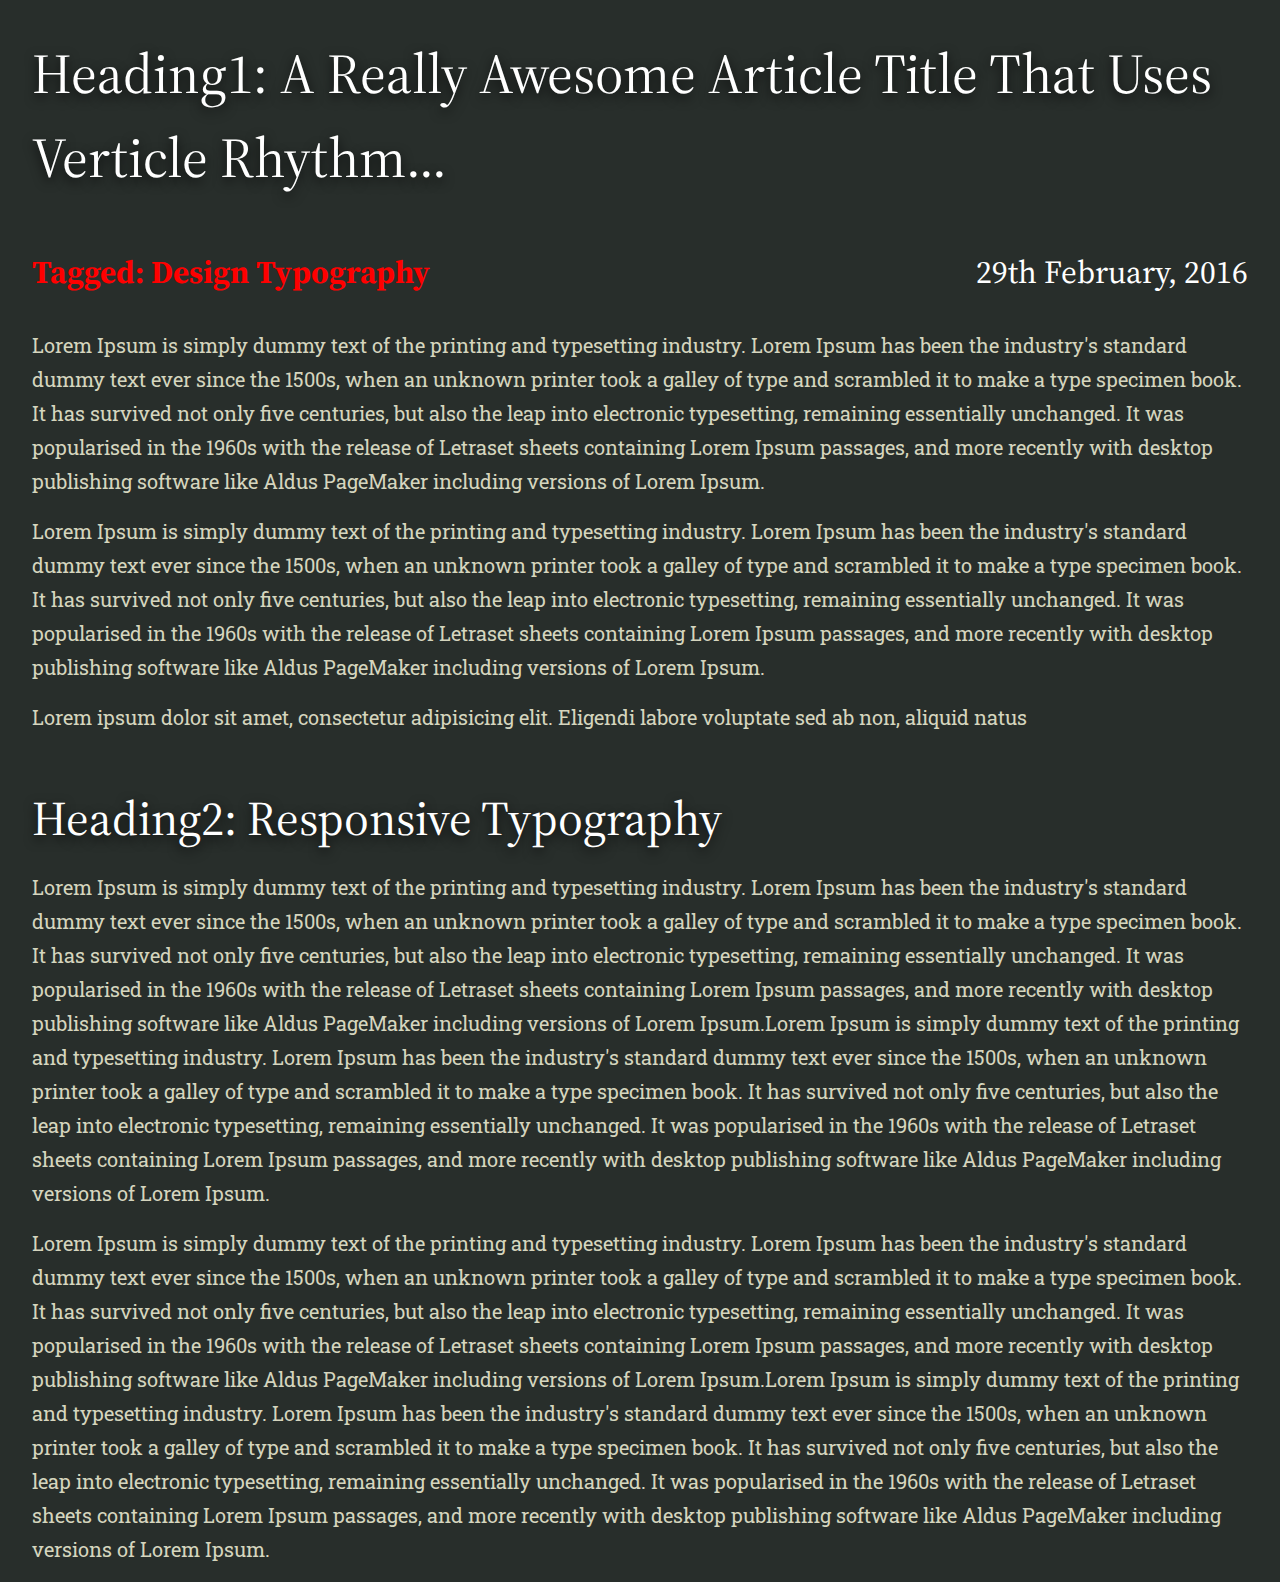
<file: block-BHaabs/index.html>
<!DOCTYPE html>
<html lang="en">
<head>
    <meta charset="UTF-8">
    <meta name="viewport" content="width=device-width, initial-scale=1.0">
    <title>Web Typography Assignment 1</title>
    <link rel="stylesheet" href="style.css" />
    <link rel="preconnect" href="https://fonts.googleapis.com">
<link rel="preconnect" href="https://fonts.gstatic.com" crossorigin>
<link href="https://fonts.googleapis.com/css2?family=Roboto+Slab:wght@100;200;300;400;500;600;700;800;900&family=Source+Serif+4:opsz,wght@8..60,200;8..60,300;8..60,400;8..60,500;8..60,600;8..60,700;8..60,800;8..60,900&display=swap" rel="stylesheet">
</head>
<body>
    <main>
        <article class="container">
            <header class="article-header">
                <h1>Heading1: A Really Awesome Article Title That uses Verticle Rhythm...</h1>
                <div class="flex">
                    <h3>Tagged: Design Typography</h3>
                    <time datetime="">29th February, 2016</time>
                </div>
            </header>
            <p>Lorem Ipsum is simply dummy text of the printing and typesetting industry. Lorem Ipsum has been the industry's standard dummy text ever since the 1500s, when an unknown printer took a galley of type and scrambled it to make a type specimen book. It has survived not only five centuries, but also the leap into electronic typesetting, remaining essentially unchanged. It was popularised in the 1960s with the release of Letraset sheets containing Lorem Ipsum passages, and more recently with desktop publishing software like Aldus PageMaker including versions of Lorem Ipsum.</p>
            <p>Lorem Ipsum is simply dummy text of the printing and typesetting industry. Lorem Ipsum has been the industry's standard dummy text ever since the 1500s, when an unknown printer took a galley of type and scrambled it to make a type specimen book. It has survived not only five centuries, but also the leap into electronic typesetting, remaining essentially unchanged. It was popularised in the 1960s with the release of Letraset sheets containing Lorem Ipsum passages, and more recently with desktop publishing software like Aldus PageMaker including versions of Lorem Ipsum.</p>
            <p>Lorem ipsum dolor sit amet, consectetur adipisicing elit. Eligendi labore voluptate sed ab non, aliquid natus</p>
        </article>
        <article class="container">
            <h2>Heading2: Responsive Typography</h2>
            <p>Lorem Ipsum is simply dummy text of the printing and typesetting industry. Lorem Ipsum has been the industry's standard dummy text ever since the 1500s, when an unknown printer took a galley of type and scrambled it to make a type specimen book. It has survived not only five centuries, but also the leap into electronic typesetting, remaining essentially unchanged. It was popularised in the 1960s with the release of Letraset sheets containing Lorem Ipsum passages, and more recently with desktop publishing software like Aldus PageMaker including versions of Lorem Ipsum.Lorem Ipsum is simply dummy text of the printing and typesetting industry. Lorem Ipsum has been the industry's standard dummy text ever since the 1500s, when an unknown printer took a galley of type and scrambled it to make a type specimen book. It has survived not only five centuries, but also the leap into electronic typesetting, remaining essentially unchanged. It was popularised in the 1960s with the release of Letraset sheets containing Lorem Ipsum passages, and more recently with desktop publishing software like Aldus PageMaker including versions of Lorem Ipsum.</p>
            <p>Lorem Ipsum is simply dummy text of the printing and typesetting industry. Lorem Ipsum has been the industry's standard dummy text ever since the 1500s, when an unknown printer took a galley of type and scrambled it to make a type specimen book. It has survived not only five centuries, but also the leap into electronic typesetting, remaining essentially unchanged. It was popularised in the 1960s with the release of Letraset sheets containing Lorem Ipsum passages, and more recently with desktop publishing software like Aldus PageMaker including versions of Lorem Ipsum.Lorem Ipsum is simply dummy text of the printing and typesetting industry. Lorem Ipsum has been the industry's standard dummy text ever since the 1500s, when an unknown printer took a galley of type and scrambled it to make a type specimen book. It has survived not only five centuries, but also the leap into electronic typesetting, remaining essentially unchanged. It was popularised in the 1960s with the release of Letraset sheets containing Lorem Ipsum passages, and more recently with desktop publishing software like Aldus PageMaker including versions of Lorem Ipsum.</p>
        </article>
    </main>
</body>
</html>
</file>
<file: block-BHaabs/style.css>
/* http://meyerweb.com/eric/tools/css/reset/ 
   v2.0 | 20110126
   License: none (public domain)
*/

html, body, div, span, applet, object, iframe,
h1, h2, h3, h4, h5, h6, p, blockquote, pre,
a, abbr, acronym, address, big, cite, code,
del, dfn, em, img, ins, kbd, q, s, samp,
small, strike, strong, sub, sup, tt, var,
b, u, i, center,
dl, dt, dd, ol, ul, li,
fieldset, form, label, legend,
table, caption, tbody, tfoot, thead, tr, th, td,
article, aside, canvas, details, embed, 
figure, figcaption, footer, header, hgroup, 
menu, nav, output, ruby, section, summary,
time, mark, audio, video {
	margin: 0;
	padding: 0;
	border: 0;
	font-size: 100%;
	font: inherit;
	vertical-align: baseline;
}
/* HTML5 display-role reset for older browsers */
article, aside, details, figcaption, figure, 
footer, header, hgroup, menu, nav, section {
	display: block;
}
body {
	line-height: 1;
}
ol, ul {
	list-style: none;
}
blockquote, q {
	quotes: none;
}
blockquote:before, blockquote:after,
q:before, q:after {
	content: '';
	content: none;
}
table {
	border-collapse: collapse;
	border-spacing: 0;
}

/* Custom Styles */

*, *::before, *::after {
    box-sizing: border-box;
}

body {
    line-height: 1.5;
    font-size: 16px;
    background-color: #282e2b;
    font-family: 'Roboto Slab', serif;;
}

h1, h2, h3, h4, h5, h6, time {
    font-family: 'Source Serif 4', serif; 
}

.container {
    max-width: 1330px;
    margin: 0 auto;
    padding: 0 32px;
}

.flex {
    display: flex;
    justify-content: space-between;
    align-items: center;
}

.clearfix::before, .clearfix::after {
    content: "";
    display: table;
}
.clearfix::after {
    clear: both;
}

.article-header {
    padding: 32px 0;
    color: #ffffff;
}

.article-header h1 {
    font-size: 56px;
    font-family: 'Source Serif 4', serif;
    text-shadow: 0 4px 12px rgba(0,0,0,0.8);
    margin-bottom: 48px;
    text-transform: capitalize;
}

.article-header h3 {
    font-size: 32px;
    color: red;
    font-weight: 700;
}

.article-header time {
    font-size: 32px;
}

p {
    font-size: 20px;
    color: #d5d5be;
    margin-bottom: 16px;
    line-height: 1.7;
}

h2 {
    font-size: 48px;
    color: #ffffff;
    margin-top: 48px;
    text-shadow: 0 4px 12px rgba(0,0,0,0.8);
    margin-bottom: 16px;
}
</file>
